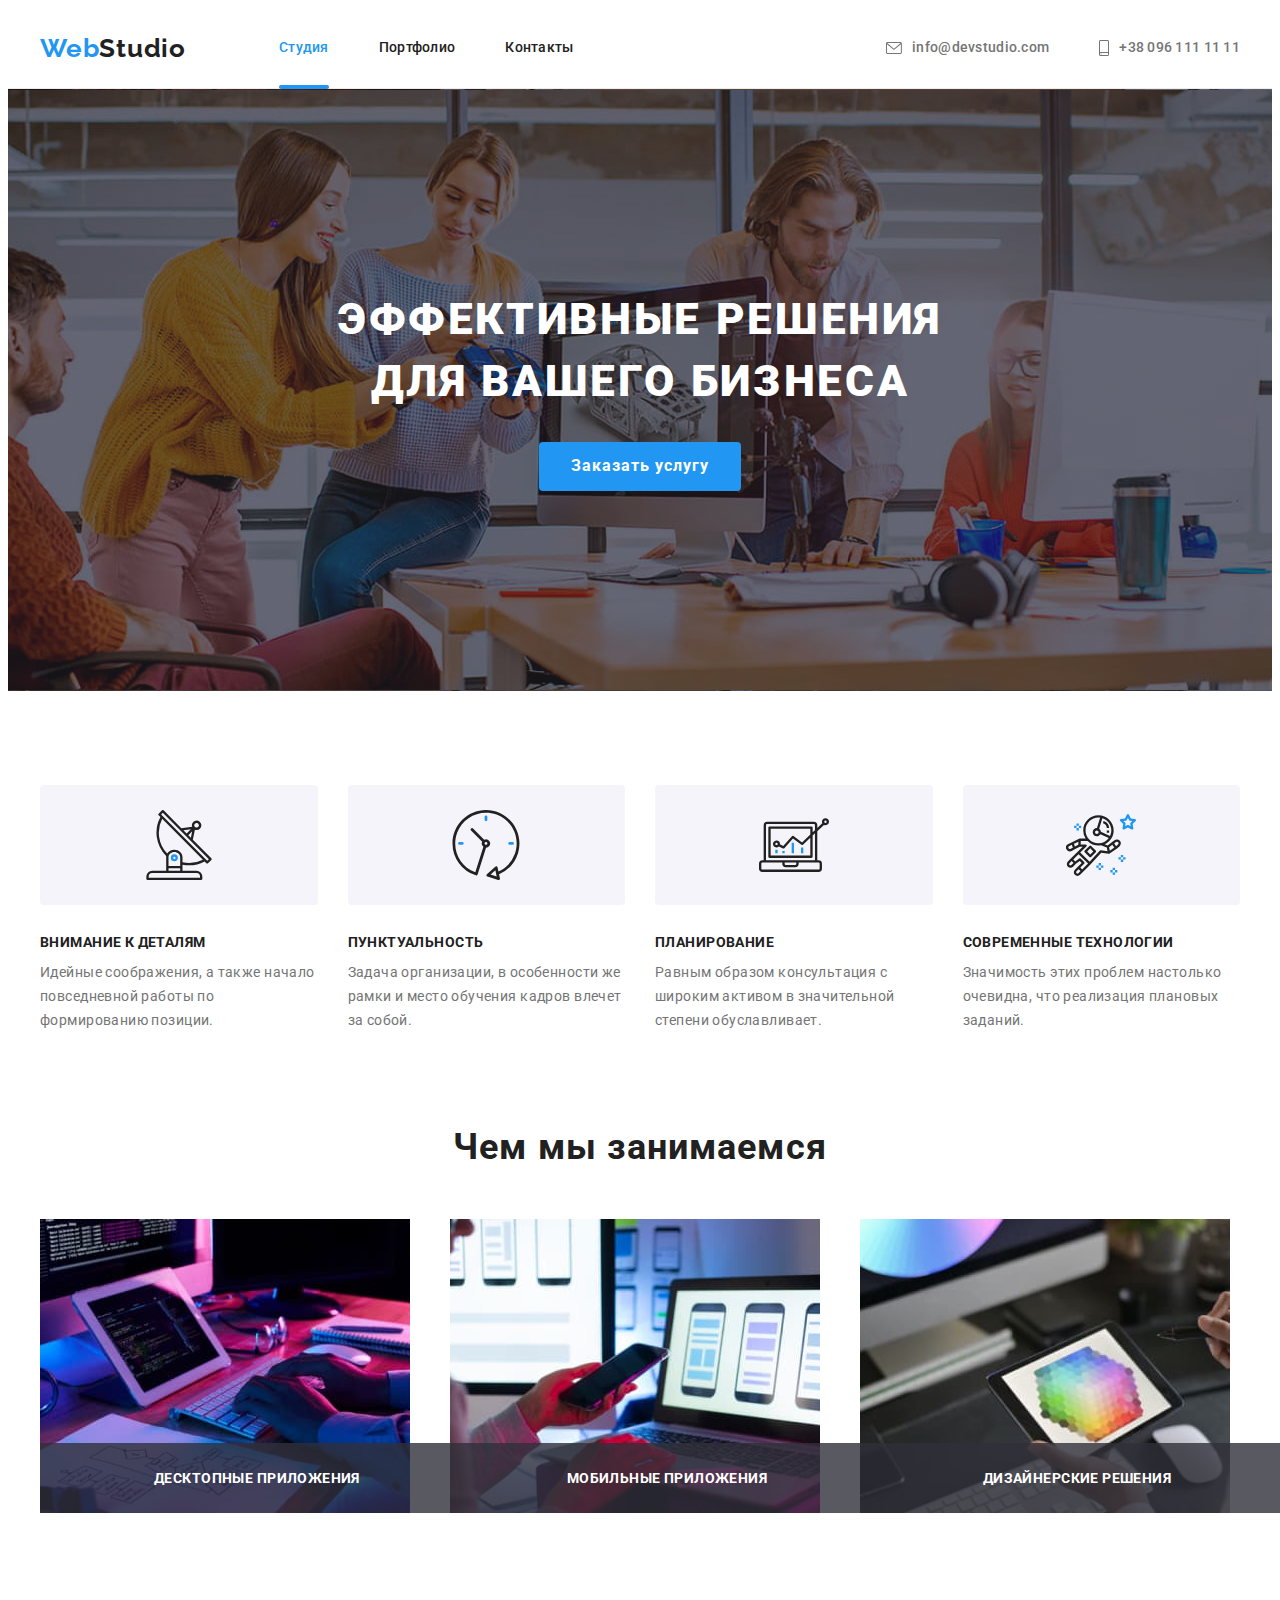
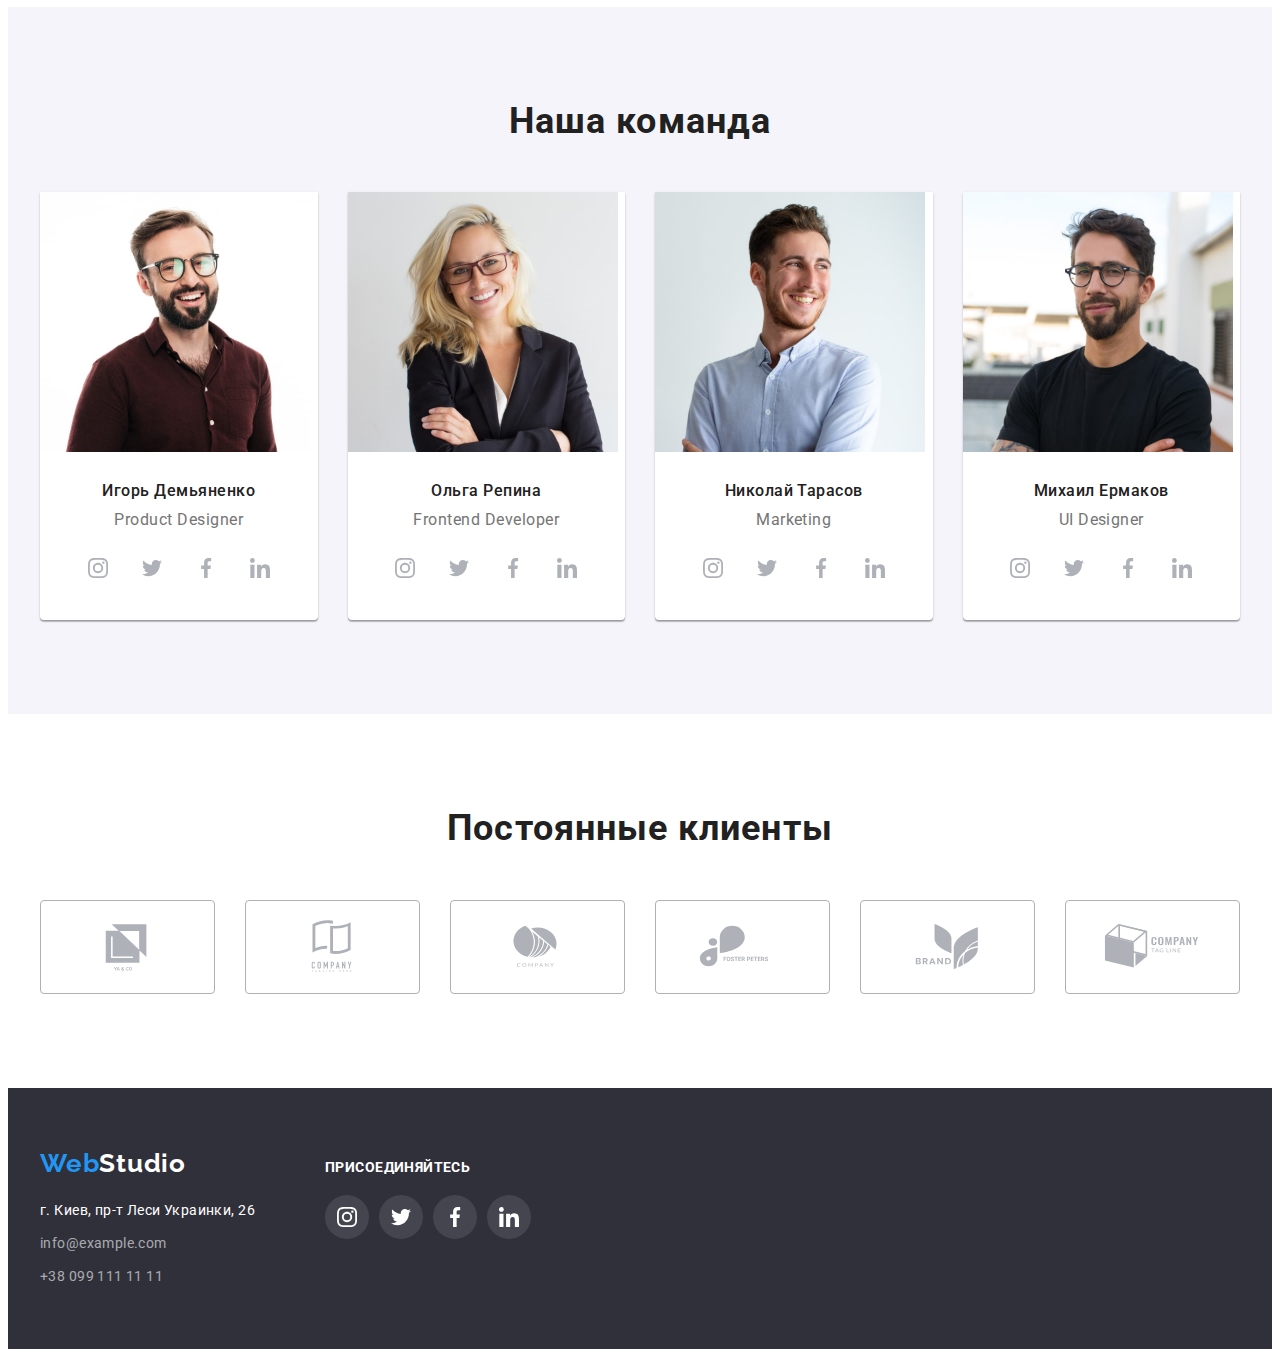
<file: index.html>
<!DOCTYPE html>
<html lang="ru">
  <head>
    <meta charset="UTF-8" />
    <meta http-equiv="X-UA-Compatible" content="IE=edge" />
    <meta name="viewport" content="width=device-width, initial-scale=1.0" />
    <link rel="preconnect" href="https://fonts.gstatic.com" crossorigin />
    <link
      href="https://fonts.googleapis.com/css2?family=Raleway:wght@700&family=Roboto:wght@400;500;700;900&display=swap"
      rel="stylesheet"
    />
    <link
      rel="stylesheet"
      href="https://cdnjs.cloudflare.com/ajax/libs/modern-normalize/1.1.0/modern-normalize.min.css"
      integrity="sha512-wpPYUAdjBVSE4KJnH1VR1HeZfpl1ub8YT/NKx4PuQ5NmX2tKuGu6U/JRp5y+Y8XG2tV+wKQpNHVUX03MfMFn9Q=="
      crossorigin="anonymous"
      referrerpolicy="no-referrer"
    />
    <link rel="stylesheet" href="./css/style.css" />
    <title>Document</title>
  </head>
  <body data-page>
    <!-- Header -->
    <header class="header">
      <div class="container">
        <div class="main-nav">
          <a href="./index.html" class="header-logo logo"
            >Web<span class="logo-black">Studio</span></a
          >
          <nav class="main-nav-list">
            <ul class="main-links list">
              <li class="iteam">
                <a
                  href="./index.html"
                  class="main-header-link link header-link-current"
                  >Студия</a
                >
              </li>
              <li class="iteam">
                <a href="./portfolio.html" class="main-header-link link"
                  >Портфолио</a
                >
              </li>
              <li class="iteam">
                <a href="" class="main-header-link link">Контакты</a>
              </li>
            </ul>
          </nav>
          <ul class="contacts-header list">
            <li class="contacts-item">
              <a class="contact-link link" href="mailto:info@devstudio.com">
                <svg class="contact-icon" width="16" height="12">
                  <use href="./image/icons.svg#envelope"></use>
                </svg>
                info@devstudio.com</a
              >
            </li>
            <li class="contacts-item">
              <a class="contact-link link" href="tel:+380961111111">
                <svg class="contact-icon" width="10" height="16">
                  <use href="./image/icons.svg#smartphone"></use>
                </svg>
                +38 096 111 11 11</a
              >
            </li>
          </ul>
        </div>
      </div>
    </header>

    <!-- Main -->
    <main>
      <!-- Hero -->
      <section class="hero">
        <div class="container">
          <h1 class="hero-title">Эффективные решения для вашего бизнеса</h1>
          <button type="button" class="hero-button" data-modal-open>
            Заказать услугу
          </button>
        </div>
      </section>

      <!-- Приемущества -->
      <section class="advantages section">
        <div class="container">
          <h2 class="visually-hidden">Приемущества</h2>
          <ul class="advantages-list card-set list">
            <li class="advantages-iteam icon-details">
              <div class="advantages-thumb">
                <svg class="advantages-icon">
                  <use href="./image/icons.svg#antenna"></use>
                </svg>
              </div>
              <h3 class="advantages-title">Внимание к деталям</h3>
              <p class="advantages-desc">
                Идейные соображения, а также начало повседневной работы по
                формированию позиции.
              </p>
            </li>

            <li class="advantages-iteam icon-punctuality">
              <div class="advantages-thumb">
                <svg class="advantages-icon">
                  <use href="./image/icons.svg#clock"></use>
                </svg>
              </div>
              <h3 class="advantages-title">Пунктуальность</h3>
              <p class="advantages-desc">
                Задача организации, в особенности же рамки и место обучения
                кадров влечет за собой.
              </p>
            </li>
            <li class="advantages-iteam icon-planning">
              <div class="advantages-thumb">
                <svg class="advantages-icon">
                  <use href="./image/icons.svg#diagram"></use>
                </svg>
              </div>
              <h3 class="advantages-title">Планирование</h3>
              <p class="advantages-desc">
                Равным образом консультация с широким активом в значительной
                степени обуславливает.
              </p>
            </li>
            <li class="advantages-iteam icon-astronaut">
              <div class="advantages-thumb">
                <svg class="advantages-icon">
                  <use href="./image/icons.svg#astronaut"></use>
                </svg>
              </div>
              <h3 class="advantages-title">Современные технологии</h3>
              <p class="advantages-desc">
                Значимость этих проблем настолько очевидна, что реализация
                плановых заданий.
              </p>
            </li>
          </ul>
        </div>
      </section>

      <!-- Чем мы занимаемся -->
      <section class="work">
        <div class="container">
          <h2 class="section-title">Чем мы занимаемся</h2>
          <ul class="work-list card-set list">
            <li class="work-iteam">
              <img
                src="./image/work/work1.jpg"
                alt="Верстка"
                width="370"
                height="294"
              />
              <h3 class="work-title">Десктопные приложения</h3>
            </li>
            <li class="work-iteam">
              <img
                src="./image/work/work2.jpg"
                alt="Дизайн"
                width="370"
                height="294"
              />
              <h3 class="work-title">Мобильные приложения</h3>
            </li>
            <li class="work-iteam">
              <img
                src="./image/work/work3.jpg"
                alt="Тестирование"
                width="370"
                height="294"
              />
              <h3 class="work-title">Дизайнерские решения</h3>
            </li>
          </ul>
        </div>
      </section>

      <!-- Наша команда -->
      <section class="team section">
        <div class="container">
          <h2 class="section-title">Наша команда</h2>
          <ul class="team-list card-set list">
            <li class="team-iteam">
              <img
                src="./image/team/member1.jpg"
                alt="Игорь Демьяненко"
                width="270"
                height="260"
                class="team-img"
              />
              <div class="taem-wrapper">
                <h3 class="team-person">Игорь Демьяненко</h3>
                <p lang="en" class="team-desc">Product Designer</p>
                <ul class="team-soicial-list list">
                  <li class="team-soicial-item">
                    <a
                      href=""
                      class="team-soicial-link"
                      rel="noopener noreferrer"
                    >
                      <svg class="team-soicial-icon">
                        <use href="./image/icons.svg#instagram"></use>
                      </svg>
                    </a>
                  </li>
                  <li class="team-soicial-item">
                    <a
                      href=""
                      class="team-soicial-link"
                      rel="noopener noreferrer"
                    >
                      <svg class="team-soicial-icon">
                        <use href="./image/icons.svg#twitter"></use>
                      </svg>
                    </a>
                  </li>
                  <li class="team-soicial-item">
                    <a
                      href=""
                      class="team-soicial-link"
                      rel="noopener noreferrer"
                    >
                      <svg class="team-soicial-icon">
                        <use href="./image/icons.svg#facebook"></use>
                      </svg>
                    </a>
                  </li>
                  <li class="team-soicial-item">
                    <a
                      href=""
                      class="team-soicial-link"
                      rel="noopener noreferrer"
                    >
                      <svg class="team-soicial-icon">
                        <use href="./image/icons.svg#linkedin"></use>
                      </svg>
                    </a>
                  </li>
                </ul>
              </div>
            </li>
            <li class="team-iteam">
              <img
                src="./image/team/member2.jpg"
                alt="Ольга Репина"
                width="270"
                height="260"
                class="team-img"
              />
              <div class="taem-wrapper">
                <h3 class="team-person">Ольга Репина</h3>
                <p lang="en" class="team-desc">Frontend Developer</p>
                <ul class="team-soicial-list list">
                  <li class="team-soicial-item">
                    <a
                      href=""
                      class="team-soicial-link"
                      rel="noopener noreferrer"
                    >
                      <svg class="team-soicial-icon">
                        <use href="./image/icons.svg#instagram"></use>
                      </svg>
                    </a>
                  </li>
                  <li class="team-soicial-item">
                    <a
                      href=""
                      class="team-soicial-link"
                      rel="noopener noreferrer"
                    >
                      <svg class="team-soicial-icon">
                        <use href="./image/icons.svg#twitter"></use>
                      </svg>
                    </a>
                  </li>
                  <li class="team-soicial-item">
                    <a
                      href=""
                      class="team-soicial-link"
                      rel="noopener noreferrer"
                    >
                      <svg class="team-soicial-icon">
                        <use href="./image/icons.svg#facebook"></use>
                      </svg>
                    </a>
                  </li>
                  <li class="team-soicial-item">
                    <a
                      href=""
                      class="team-soicial-link"
                      rel="noopener noreferrer"
                    >
                      <svg class="team-soicial-icon">
                        <use href="./image/icons.svg#linkedin"></use>
                      </svg>
                    </a>
                  </li>
                </ul>
              </div>
            </li>
            <li class="team-iteam">
              <img
                src="./image/team/member3.jpg"
                alt="Николай Тарасов"
                width="270"
                height="260"
                class="team-img"
              />
              <div class="taem-wrapper">
                <h3 class="team-person">Николай Тарасов</h3>
                <p lang="en" class="team-desc">Marketing</p>
                <ul class="team-soicial-list list">
                  <li class="team-soicial-item">
                    <a
                      href=""
                      class="team-soicial-link"
                      rel="noopener noreferrer"
                    >
                      <svg class="team-soicial-icon">
                        <use href="./image/icons.svg#instagram"></use>
                      </svg>
                    </a>
                  </li>
                  <li class="team-soicial-item">
                    <a
                      href=""
                      class="team-soicial-link"
                      rel="noopener noreferrer"
                    >
                      <svg class="team-soicial-icon">
                        <use href="./image/icons.svg#twitter"></use>
                      </svg>
                    </a>
                  </li>
                  <li class="team-soicial-item">
                    <a
                      href=""
                      class="team-soicial-link"
                      rel="noopener noreferrer"
                    >
                      <svg class="team-soicial-icon">
                        <use href="./image/icons.svg#facebook"></use>
                      </svg>
                    </a>
                  </li>
                  <li class="team-soicial-item">
                    <a
                      href=""
                      class="team-soicial-link"
                      rel="noopener noreferrer"
                    >
                      <svg class="team-soicial-icon">
                        <use href="./image/icons.svg#linkedin"></use>
                      </svg>
                    </a>
                  </li>
                </ul>
              </div>
            </li>
            <li class="team-iteam">
              <img
                src="./image/team/member4.jpg"
                alt="Михаил Ермаков"
                width="270"
                height="260"
                class="team-img"
              />
              <div class="taem-wrapper">
                <h3 class="team-person">Михаил Ермаков</h3>
                <p lang="en" class="team-desc">UI Designer</p>
                <ul class="team-soicial-list list">
                  <li class="team-soicial-item">
                    <a
                      href=""
                      class="team-soicial-link"
                      rel="noopener noreferrer"
                    >
                      <svg class="team-soicial-icon">
                        <use href="./image/icons.svg#instagram"></use>
                      </svg>
                    </a>
                  </li>
                  <li class="team-soicial-item">
                    <a
                      href=""
                      class="team-soicial-link"
                      rel="noopener noreferrer"
                    >
                      <svg class="team-soicial-icon">
                        <use href="./image/icons.svg#twitter"></use>
                      </svg>
                    </a>
                  </li>
                  <li class="team-soicial-item">
                    <a
                      href=""
                      class="team-soicial-link"
                      rel="noopener noreferrer"
                    >
                      <svg class="team-soicial-icon">
                        <use href="./image/icons.svg#facebook"></use>
                      </svg>
                    </a>
                  </li>
                  <li class="team-soicial-item">
                    <a
                      href=""
                      class="team-soicial-link"
                      rel="noopener noreferrer"
                    >
                      <svg class="team-soicial-icon">
                        <use href="./image/icons.svg#linkedin"></use>
                      </svg>
                    </a>
                  </li>
                </ul>
              </div>
            </li>
          </ul>
        </div>
      </section>

      <!--Наши партнеры Start-->
      <section class="partners section">
        <div class="container">
          <h2 class="section-title">Постоянные клиенты</h2>
          <ul class="partners-list card-set list">
            <li class="partners-item">
              <a href="" class="partners-link" rel="noopener noreferrer">
                <svg class="partners-icon">
                  <use href="./image/icons.svg#logo"></use>
                </svg>
              </a>
            </li>
            <li class="partners-item">
              <a href="" class="partners-link" rel="noopener noreferrer">
                <svg class="partners-icon" width="41" height="47">
                  <use href="./image/icons.svg#logo-1"></use>
                </svg>
              </a>
            </li>
            <li class="partners-item">
              <a href="" class="partners-link" rel="noopener noreferrer">
                <svg class="partners-icon" width="41" height="47">
                  <use href="./image/icons.svg#logo-2"></use>
                </svg>
              </a>
            </li>
            <li class="partners-item">
              <a href="" class="partners-link" rel="noopener noreferrer">
                <svg class="partners-icon" width="41" height="47">
                  <use href="./image/icons.svg#logo-3"></use>
                </svg>
              </a>
            </li>
            <li class="partners-item">
              <a href="" class="partners-link" rel="noopener noreferrer">
                <svg class="partners-icon" width="41" height="47">
                  <use href="./image/icons.svg#logo-4"></use>
                </svg>
              </a>
            </li>
            <li class="partners-item">
              <a href="" class="partners-link" rel="noopener noreferrer">
                <svg class="partners-icon" width="41" height="47">
                  <use href="./image/icons.svg#logo-5"></use>
                </svg>
              </a>
            </li>
          </ul>
        </div>
      </section>
      <!--Наши партнеры END-->
    </main>

    <!-- Backdrop modal -->
    <div class="backdrop is-hidden" data-modal>
      <div class="modal">
        <button class="btr-xmart" data-modal-close>
          <svg class="icon-xmark" width="10" height="10">
            <use href="./image/icons.svg#icon-xmark"></use>
          </svg>
        </button>
      </div>
    </div>

    <!-- Footer -->
    <footer class="footer">
      <div class="footer-flex-conteiner container">
        <div class="address">
          <a href="" class="footer-logo logo"
            >Web<span class="logo-white">Studio</span></a
          >
          <address class="footer-address">
            <ul class="footer-address-list list">
              <li class="footer-address-item">
                <a
                  href="https://goo.gl/maps/QsVtSvGYJMmkZGTLA"
                  class="address-place link"
                  rel="noopener noreferrer"
                  >г. Киев, пр-т Леси Украинки, 26</a
                >
              </li>
              <li class="footer-address-item">
                <a class="link" href="mailto:info@example.com"
                  >info@example.com</a
                >
              </li>
              <li class="footer-address-item">
                <a class="link" href="tel:+380991111111">+38 099 111 11 11</a>
              </li>
            </ul>
          </address>
        </div>
        <div class="footer-subscribe">
          <b class="footer-join">присоединяйтесь</b>
          <ul class="team-soicial-list list">
            <li class="team-soicial-item">
              <a href="" class="team-soicial-link" rel="noopener noreferrer">
                <svg class="team-soicial-icon">
                  <use href="./image/icons.svg#instagram"></use>
                </svg>
              </a>
            </li>
            <li class="team-soicial-item">
              <a href="" class="team-soicial-link" rel="noopener noreferrer">
                <svg class="team-soicial-icon">
                  <use href="./image/icons.svg#twitter"></use>
                </svg>
              </a>
            </li>
            <li class="team-soicial-item">
              <a href="" class="team-soicial-link" rel="noopener noreferrer">
                <svg class="team-soicial-icon">
                  <use href="./image/icons.svg#facebook"></use>
                </svg>
              </a>
            </li>
            <li class="team-soicial-item">
              <a href="" class="team-soicial-link" rel="noopener noreferrer">
                <svg class="team-soicial-icon">
                  <use href="./image/icons.svg#linkedin"></use>
                </svg>
              </a>
            </li>
          </ul>
        </div>
      </div>
    </footer>

    <!-- Scriopt -->
    <script src="./js/modal.js"></script>
  </body>
</html>
</file>
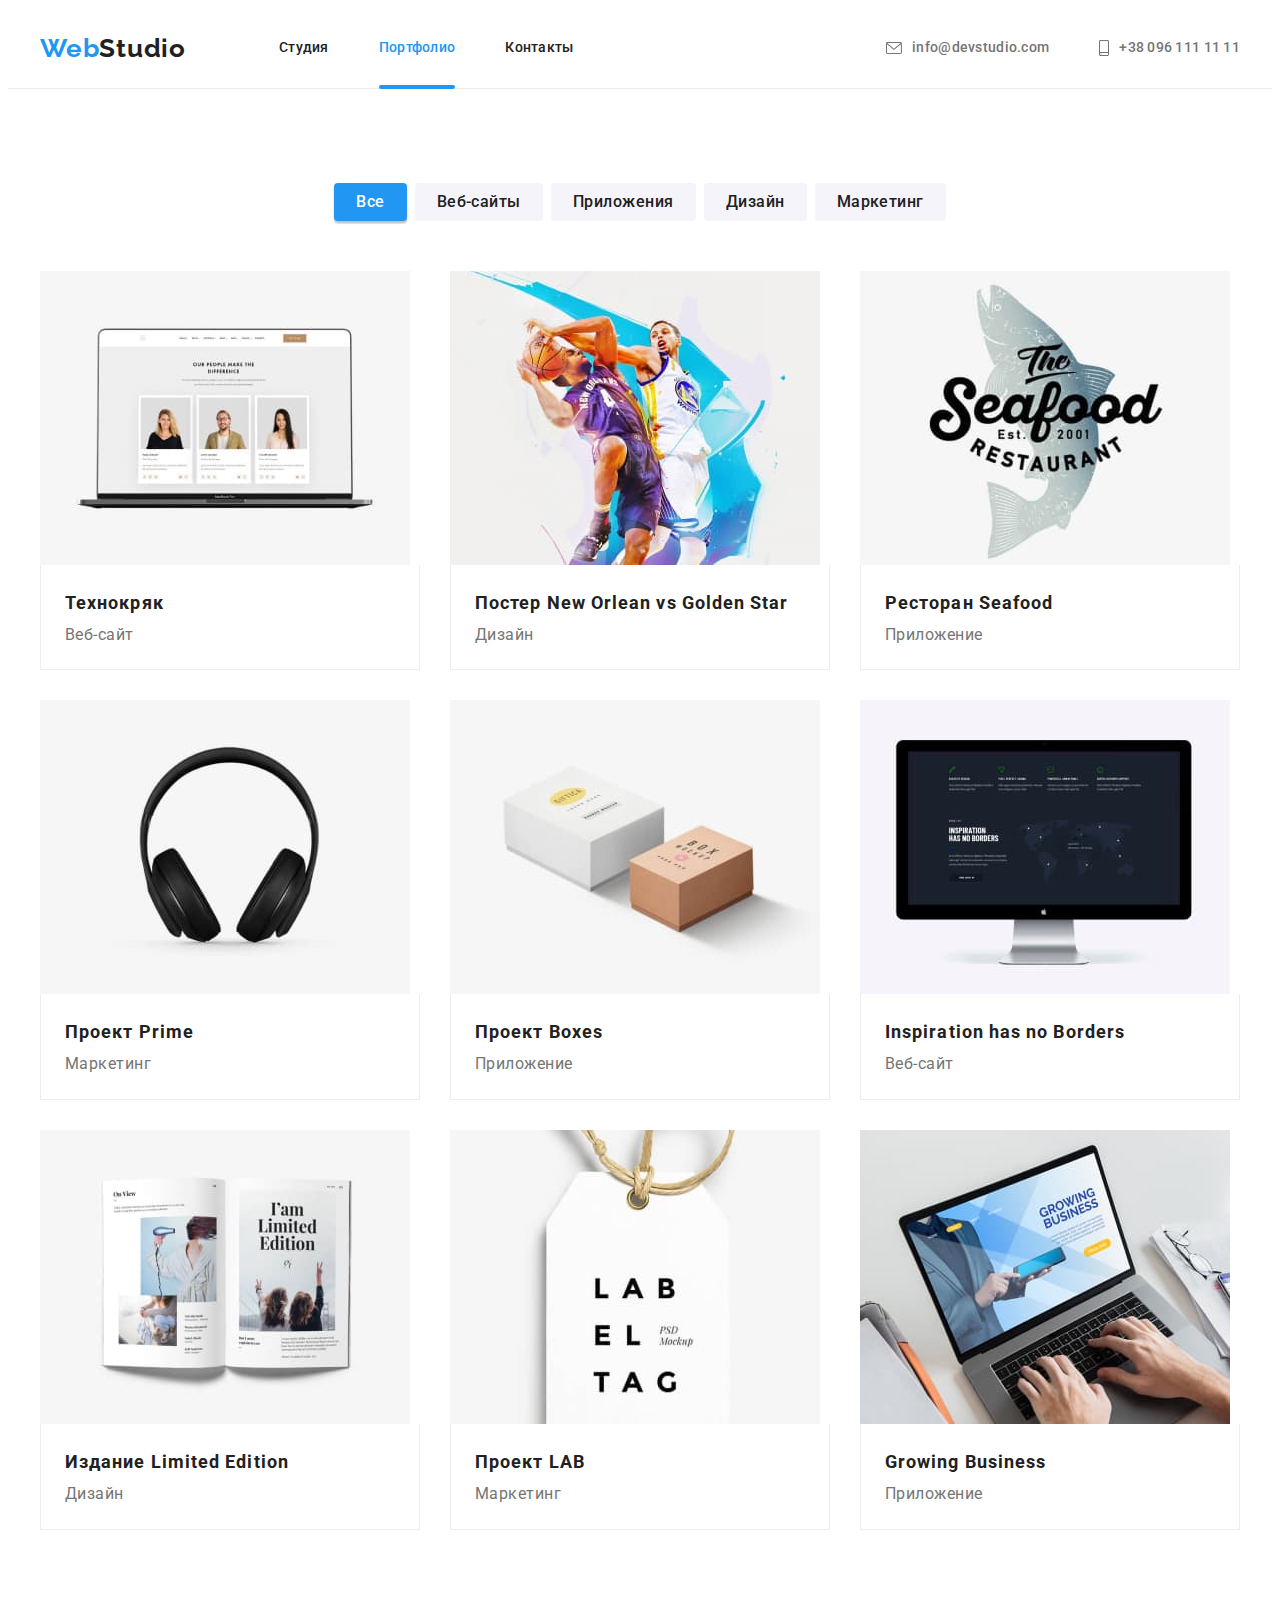
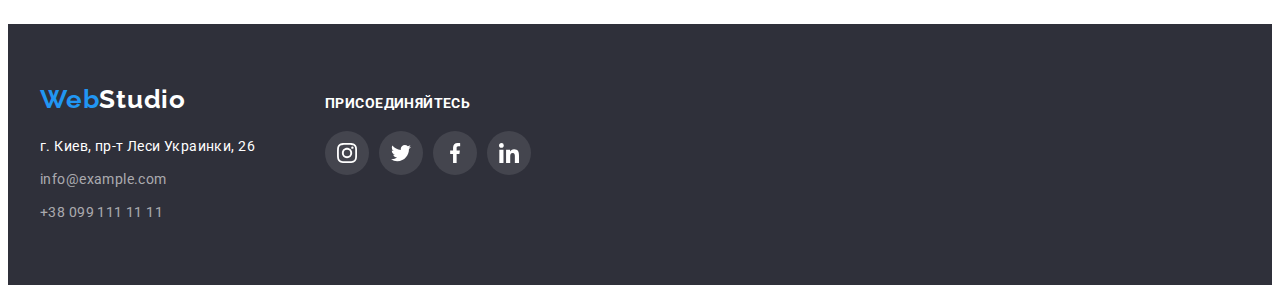
<file: portfolio.html>
<!DOCTYPE html>
<html lang="en">
  <head>
    <meta charset="UTF-8" />
    <meta http-equiv="X-UA-Compatible" content="IE=edge" />
    <meta name="viewport" content="width=device-width, initial-scale=1.0" />
    <link rel="preconnect" href="https://fonts.gstatic.com" crossorigin />
    <link
      href="https://fonts.googleapis.com/css2?family=Raleway:wght@700&family=Roboto:wght@400;500;700;900&display=swap"
      rel="stylesheet"
    />
    <link
      rel="stylesheet"
      href="https://cdnjs.cloudflare.com/ajax/libs/modern-normalize/1.1.0/modern-normalize.min.css"
      integrity="sha512-wpPYUAdjBVSE4KJnH1VR1HeZfpl1ub8YT/NKx4PuQ5NmX2tKuGu6U/JRp5y+Y8XG2tV+wKQpNHVUX03MfMFn9Q=="
      crossorigin="anonymous"
      referrerpolicy="no-referrer"
    />
    <link rel="stylesheet" href="./css/style.css" />
    <title>Document</title>
  </head>
  <body>
    <!-- Header -->
    <header class="header">
      <div class="container">
        <div class="main-nav">
          <a href="./index.html" class="header-logo logo"
            >Web<span class="logo-black">Studio</span></a
          >
          <nav class="main-nav-list">
            <ul class="main-links list">
              <li class="iteam">
                <a href="./index.html" class="main-header-link link">Студия</a>
              </li>
              <li class="iteam">
                <a
                  href="./portfolio.html"
                  class="main-header-link link header-link-current"
                  >Портфолио</a
                >
              </li>
              <li class="iteam">
                <a href="" class="main-header-link link">Контакты</a>
              </li>
            </ul>
          </nav>
          <ul class="contacts-header list">
            <li class="contacts-item">
              <a class="contact-link link" href="mailto:info@devstudio.com">
                <svg class="contact-icon" width="16" height="12">
                  <use href="./image/icons.svg#envelope"></use>
                </svg>
                info@devstudio.com</a
              >
            </li>
            <li class="contacts-item">
              <a class="contact-link link" href="tel:+380961111111">
                <svg class="contact-icon" width="10" height="16">
                  <use href="./image/icons.svg#smartphone"></use>
                </svg>
                +38 096 111 11 11</a
              >
            </li>
          </ul>
        </div>
      </div>
    </header>

    <!--Портфоліо-->
    <main>
      <section class="portfolio section">
        <div class="container">
          <h1 hidden>Портфолио</h1>
          <ul class="portfolio-filter-list list">
            <li class="portfolio-filter-iteam">
              <button type="button" class="portfolio-button current">
                Все
              </button>
            </li>
            <li class="portfolio-filter-iteam">
              <button type="button" class="portfolio-button">Веб-сайты</button>
            </li>
            <li class="portfolio-filter-iteam">
              <button type="button" class="portfolio-button">Приложения</button>
            </li>
            <li class="portfolio-filter-iteam">
              <button type="button" class="portfolio-button">Дизайн</button>
            </li>
            <li class="portfolio-filter-iteam">
              <button type="button" class="portfolio-button">Маркетинг</button>
            </li>
          </ul>

          <!--Кейси-->
          <ul class="portfolio-list card-set list">
            <li class="portfolio-iteam">
              <a
                class="portfolio-link link"
                href=""
                target="_blank"
                rel="noopener noreferrer"
              >
                <div class="thumb-box">
                  <img
                    src="./image/portfolio/portfolio1.jpg"
                    alt="Технокряк"
                    width="370"
                    height="294"
                  />
                  <div class="portfolio-thumb-text">
                    <p class="portfolio-text">
                      Ресурс предлагает комплексные предложения с разным уровнем
                      функционала и сервисов. Все это позволит посетителю
                      получить исчерпывающие сведения о компании или частном
                      лице.
                    </p>
                  </div>
                </div>
                <div class="portfolio-wrapper">
                  <h2 class="portfolio-title">Технокряк</h2>
                  <p class="portfolio-desc">Веб-сайт</p>
                </div>
              </a>
            </li>
            <li class="portfolio-iteam">
              <a
                class="portfolio-link link"
                href=""
                target="_blank"
                rel="noopener noreferrer"
              >
                <div class="thumb-box">
                  <img
                    src="./image/portfolio/portfolio2.jpg"
                    alt="Технокряк"
                    width="370"
                    height="294"
                  />
                  <div class="portfolio-thumb-text">
                    <p class="portfolio-text">
                      Ресурс предлагает комплексные предложения с разным уровнем
                      функционала и сервисов. Все это позволит посетителю
                      получить исчерпывающие сведения о компании или частном
                      лице.
                    </p>
                  </div>
                </div>
                <div class="portfolio-wrapper">
                  <h2 class="portfolio-title">
                    Постер New Orlean vs Golden Star
                  </h2>
                  <p class="portfolio-desc">Дизайн</p>
                </div>
              </a>
            </li>
            <li class="portfolio-iteam">
              <a
                class="portfolio-link link"
                href=""
                target="_blank"
                rel="noopener noreferrer"
              >
                <div class="thumb-box">
                  <img
                    src="./image/portfolio/portfolio3.jpg"
                    alt="Технокряк"
                    width="370"
                    height="294"
                  />
                  <div class="portfolio-thumb-text">
                    <p class="portfolio-text">
                      Ресурс предлагает комплексные предложения с разным уровнем
                      функционала и сервисов. Все это позволит посетителю
                      получить исчерпывающие сведения о компании или частном
                      лице.
                    </p>
                  </div>
                </div>
                <div class="portfolio-wrapper">
                  <h2 class="portfolio-title">Ресторан Seafood</h2>
                  <p class="portfolio-desc">Приложение</p>
                </div>
              </a>
            </li>
            <li class="portfolio-iteam">
              <a
                class="portfolio-link link"
                href=""
                target="_blank"
                rel="noopener noreferrer"
              >
                <div class="thumb-box">
                  <img
                    src="./image/portfolio/portfolio4.jpg"
                    alt="Технокряк"
                    width="370"
                    height="294"
                  />
                  <div class="portfolio-thumb-text">
                    <p class="portfolio-text">
                      Ресурс предлагает комплексные предложения с разным уровнем
                      функционала и сервисов. Все это позволит посетителю
                      получить исчерпывающие сведения о компании или частном
                      лице.
                    </p>
                  </div>
                </div>
                <div class="portfolio-wrapper">
                  <h2 class="portfolio-title">Проект Prime</h2>
                  <p class="portfolio-desc">Маркетинг</p>
                </div>
              </a>
            </li>
            <li class="portfolio-iteam">
              <a
                class="portfolio-link link"
                href=""
                target="_blank"
                rel="noopener noreferrer"
              >
                <div class="thumb-box">
                  <img
                    src="./image/portfolio/portfolio5.jpg"
                    alt="Технокряк"
                    width="370"
                    height="294"
                  />
                  <div class="portfolio-thumb-text">
                    <p class="portfolio-text">
                      Ресурс предлагает комплексные предложения с разным уровнем
                      функционала и сервисов. Все это позволит посетителю
                      получить исчерпывающие сведения о компании или частном
                      лице.
                    </p>
                  </div>
                </div>
                <div class="portfolio-wrapper">
                  <h2 class="portfolio-title">Проект Boxes</h2>
                  <p class="portfolio-desc">Приложение</p>
                </div>
              </a>
            </li>
            <li class="portfolio-iteam">
              <a
                class="portfolio-link link"
                href=""
                target="_blank"
                rel="noopener noreferrer"
              >
                <div class="thumb-box">
                  <img
                    src="./image/portfolio/portfolio6.jpg"
                    alt="Технокряк"
                    width="370"
                    height="294"
                  />
                  <div class="portfolio-thumb-text">
                    <p class="portfolio-text">
                      Ресурс предлагает комплексные предложения с разным уровнем
                      функционала и сервисов. Все это позволит посетителю
                      получить исчерпывающие сведения о компании или частном
                      лице.
                    </p>
                  </div>
                </div>
                <div class="portfolio-wrapper">
                  <h2 class="portfolio-title">Inspiration has no Borders</h2>
                  <p class="portfolio-desc">Веб-сайт</p>
                </div>
              </a>
            </li>
            <li class="portfolio-iteam">
              <a
                class="portfolio-link link"
                href=""
                target="_blank"
                rel="noopener noreferrer"
              >
                <div class="thumb-box">
                  <img
                    src="./image/portfolio/portfolio7.jpg"
                    alt="Технокряк"
                    width="370"
                    height="294"
                  />
                  <div class="portfolio-thumb-text">
                    <p class="portfolio-text">
                      Ресурс предлагает комплексные предложения с разным уровнем
                      функционала и сервисов. Все это позволит посетителю
                      получить исчерпывающие сведения о компании или частном
                      лице.
                    </p>
                  </div>
                </div>
                <div class="portfolio-wrapper">
                  <h2 class="portfolio-title">Издание Limited Edition</h2>
                  <p class="portfolio-desc">Дизайн</p>
                </div>
              </a>
            </li>
            <li class="portfolio-iteam">
              <a
                class="portfolio-link link"
                href=""
                target="_blank"
                rel="noopener noreferrer"
              >
                <div class="thumb-box">
                  <img
                    src="./image/portfolio/portfolio8.jpg"
                    alt="Технокряк"
                    width="370"
                    height="294"
                  />
                  <div class="portfolio-thumb-text">
                    <p class="portfolio-text">
                      Ресурс предлагает комплексные предложения с разным уровнем
                      функционала и сервисов. Все это позволит посетителю
                      получить исчерпывающие сведения о компании или частном
                      лице.
                    </p>
                  </div>
                </div>
                <div class="portfolio-wrapper">
                  <h2 class="portfolio-title">Проект LAB</h2>
                  <p class="portfolio-desc">Маркетинг</p>
                </div>
              </a>
            </li>
            <li class="portfolio-iteam">
              <a
                class="portfolio-link link"
                href=""
                target="_blank"
                rel="noopener noreferrer"
              >
                <div class="thumb-box">
                  <img
                    src="./image/portfolio/portfolio9.jpg"
                    alt="Технокряк"
                    width="370"
                    height="294"
                  />
                  <div class="portfolio-thumb-text">
                    <p class="portfolio-text">
                      Ресурс предлагает комплексные предложения с разным уровнем
                      функционала и сервисов. Все это позволит посетителю
                      получить исчерпывающие сведения о компании или частном
                      лице.
                    </p>
                  </div>
                </div>
                <div class="portfolio-wrapper">
                  <h2 class="portfolio-title">Growing Business</h2>
                  <p class="portfolio-desc">Приложение</p>
                </div>
              </a>
            </li>
          </ul>
        </div>
      </section>
    </main>

    <!-- Footer -->
    <footer class="footer">
      <div class="footer-flex-conteiner container">
        <div class="address">
          <a href="" class="footer-logo logo"
            >Web<span class="logo-white">Studio</span></a
          >
          <address class="footer-address">
            <ul class="footer-address-list list">
              <li class="footer-address-item">
                <a
                  href="https://goo.gl/maps/QsVtSvGYJMmkZGTLA"
                  class="address-place link"
                  rel="noopener noreferrer"
                  >г. Киев, пр-т Леси Украинки, 26</a
                >
              </li>
              <li class="footer-address-item">
                <a class="link" href="mailto:info@example.com"
                  >info@example.com</a
                >
              </li>
              <li class="footer-address-item">
                <a class="link" href="tel:+380991111111">+38 099 111 11 11</a>
              </li>
            </ul>
          </address>
        </div>
        <div class="footer-subscribe">
          <b class="footer-join">присоединяйтесь</b>
          <ul class="team-soicial-list list">
            <li class="team-soicial-item">
              <a href="" class="team-soicial-link" rel="noopener noreferrer">
                <svg class="team-soicial-icon">
                  <use href="./image/icons.svg#instagram"></use>
                </svg>
              </a>
            </li>
            <li class="team-soicial-item">
              <a href="" class="team-soicial-link" rel="noopener noreferrer">
                <svg class="team-soicial-icon">
                  <use href="./image/icons.svg#twitter"></use>
                </svg>
              </a>
            </li>
            <li class="team-soicial-item">
              <a href="" class="team-soicial-link" rel="noopener noreferrer">
                <svg class="team-soicial-icon">
                  <use href="./image/icons.svg#facebook"></use>
                </svg>
              </a>
            </li>
            <li class="team-soicial-item">
              <a href="" class="team-soicial-link" rel="noopener noreferrer">
                <svg class="team-soicial-icon">
                  <use href="./image/icons.svg#linkedin"></use>
                </svg>
              </a>
            </li>
          </ul>
        </div>
      </div>
    </footer>
  </body>
</html>
</file>
<file: css/style.css>
:root {
  --main-text-color: #212121; /* Основний колір тексту */
  --second-text-color: #757575; /* Додатковий колір тексту */
  --hover-text-color: #2196f3; /* Колір тексту при наведені + лого */
  --white-text-color: #fff; /* Колір зеголовку h1 + текст в футері */
  --bg-main-color: #fff; /* Основний фон сайта */
  --second-bg-color: #f5f4fa; /* Додатковий колір фона */
  --hero-bg-color: #2f303a; /* Фон для Hero і Footer */
  --color-soacial: #afb1b8; /*Колір іконок до соц. мереж*/
  --color-icons: #afb1b8; /*Колір іконок*/
  --work-bg-color: rgba(
    47,
    48,
    58,
    0.8
  ); /* Колір фону в сексій "Чим ми займаємось" */
  --transition: 250ms cubic-bezier(0.4, 0, 0.2, 1);
  --button-hover: #188ce8;
}

body {
  font-family: "Roboto", sans-serif;
  font-size: 14px;
  line-height: 1.71;
  letter-spacing: 0.03em;
  color: var(--second-text-color);
}
.no-scroll {
  overflow: hidden;
}
.container {
  width: 1200px;
  margin: 0 auto;
  padding: 0 15px;
}
ul,
p {
  padding: 0;
  margin: 0;
}
h1,
h2,
h3,
h4 {
  margin: 0;
}
img {
  max-width: 100%;
  display: block;
  height: auto;
}
.visually-hidden {
  position: absolute;
  white-space: nowrap;
  width: 1px;
  height: 1px;
  overflow: hidden;
  border: 0;
  padding: 0;
  clip: rect(0 0 0 0);
  clip-path: inset(50%);
  margin: -1px;
}
.section {
  padding-top: 94px;
  padding-bottom: 94px;
}
.card-set {
  display: flex;
  gap: 30px;
  flex-wrap: wrap;
}
/* Header */
.header {
  font-weight: 500;
  line-height: 1.14;
  letter-spacing: 0.02em;
  border-bottom: 1px solid #ececec;
}

.logo {
  font-family: "Raleway", sans-serif;
  font-weight: 700;
  font-size: 26px;
  line-height: 1.19;
  letter-spacing: 0.03em;
  text-decoration: none;
  color: var(--hover-text-color);
}
.header-logo {
  margin-right: 93px;
}
.logo-black {
  color: var(--main-text-color);
}
.main-nav {
  display: flex;
  align-items: center;
}
.main-links {
  display: flex;
  margin-top: 0;
  margin-bottom: 0;
  color: var(--main-text-color);
}

.main-links .iteam:not(:last-child) {
  margin-right: 50px;
}
.main-links .iteam .main-header-link {
  display: block;
  padding-top: 32px;
  padding-bottom: 32px;
  transition: color var(--transition);
}

.main-header-link.header-link-current {
  position: relative;
  color: var(--hover-text-color);
}
.header-link-current::after {
  content: "";
  display: block;
  position: absolute;
  bottom: -1px;
  left: 0;
  background-color: var(--hover-text-color);
  border-radius: 2px;
  width: 100%;
  height: 4px;
}
.main-links .main-header-link:hover,
.main-links .main-header-link:focus {
  color: var(--hover-text-color);
}
.contacts-header {
  display: flex;
  align-items: center;
  margin-left: auto;
}
.contacts-item {
  margin-right: 50px;
}
.contacts-item:last-child {
  margin-right: 0;
}
.contact-link {
  padding: 32px 0;
  display: inline-flex;
  align-items: center;
  transition: color var(--transition);
}
.contact-link:hover,
.contact-link:focus {
  color: var(--hover-text-color);
}
.contact-icon {
  fill: currentColor;
  margin-right: 10px;
}
.list {
  list-style: none;
}
.link {
  text-decoration: none;
  color: currentColor; /* Наслідує колір */
}

/* Hero */
.hero {
  background-color: rgba(47, 48, 58, 0.4);
  background-image: linear-gradient(
      to right,
      rgba(47, 48, 58, 0.4),
      rgba(47, 48, 58, 0.4)
    ),
    url("../image/hero/hero.jpg");
  margin: 0 auto;
  background-position: center;
  max-width: 1600px;
  text-align: center;
  padding: 200px 0;
}
.hero-title {
  max-width: 696px;
  margin-right: auto;
  margin-left: auto;
  margin-bottom: 30px;
  font-weight: 900;
  font-size: 44px;
  line-height: 1.4;
  letter-spacing: 0.06em;
  text-transform: uppercase;
  color: var(--white-text-color);
}
.hero-button {
  display: inline-block;
  font-family: "Roboto", sans-serif;
  font-weight: 700;
  font-size: 16px;
  padding: 10px 32px;
  line-height: 1.8;
  letter-spacing: 0.06em;
  border-radius: 4px;
  color: var(--white-text-color);
  background-color: var(--hover-text-color);
  border: none;
  cursor: pointer;
  transition: background-color var(--transition);
}
.hero-button:hover {
  background-color: var(--button-hover);
}

/* Приемущества */
.advantages-iteam {
  flex-basis: calc((100% - 90px) / 4);
}
.advantages-icon {
  width: 70px;
  height: 70px;
}
.advantages-thumb {
  display: flex;
  align-items: center;
  justify-content: center;
  padding: 25px;
  background-color: var(--second-bg-color);
  border-radius: 4px;
  margin-bottom: 30px;
}
.advantages-title {
  margin-top: 0;
  margin-bottom: 10px;
  font-weight: 700;
  font-size: 14px;
  line-height: 1.14;
  text-transform: uppercase;
  color: var(--main-text-color);
}
.advantages-desc {
  margin-top: 0;
  margin-bottom: 0;
}

/* Чем мы занимаемся */
.work {
  padding-bottom: 94px;
}
.section-title {
  margin-top: 0;
  margin-bottom: 50px;
  font-weight: 700;
  font-size: 36px;
  line-height: 1.16;
  text-align: center;
  letter-spacing: 0.03em;
  color: var(--main-text-color);
}
.work-iteam {
  position: relative;
  flex-basis: calc((100% - 60px) / 3);
}
.work-title {
  position: absolute;
  bottom: 0;
  left: 0;
  width: 100%;
  text-align: center;
  padding: 27px;
  font-size: 14px;
  line-height: calc(16 / 14);
  letter-spacing: 0.03em;
  text-transform: uppercase;
  color: var(--white-text-color);
  background-color: var(--work-bg-color);
}
/* Наша команда */
.team {
  background-color: var(--second-bg-color);
}
.team-person {
  margin-top: 0;
  margin-bottom: 10px;

  font-weight: 500;
  font-size: 16px;
  line-height: 1.18;
  letter-spacing: 0.03em;
  color: var(--main-text-color);
}
.team-desc {
  margin-top: 0;
  margin-bottom: 16px;
  font-size: 16px;
  line-height: 1.18;
  letter-spacing: 0.03em;
  color: var(--second-text-color);
}
.team-iteam {
  text-align: center;
  background-color: var(--bg-main-color);
  box-shadow: 0px 1px 3px rgba(0, 0, 0, 0.12), 0px 1px 1px rgba(0, 0, 0, 0.14),
    0px 2px 1px rgba(0, 0, 0, 0.2);
  border-radius: 0px 0px 4px 4px;
  flex-basis: calc((100% - 90px) / 4);
}
.taem-wrapper {
  padding: 30px;
}
.team-soicial-list {
  display: flex;
  gap: 10px;
  justify-content: center;
}
.team-soicial-link {
  display: inline-flex;
  align-items: center;
  width: 44px;
  height: 44px;
  border-radius: 50%;
  justify-content: center;
  fill: var(--color-icons);
  background-color: rgba(255, 255, 255, 0.1);
  transition: fill var(--transition), background-color var(--transition);
}
.team-soicial-icon {
  width: 20px;
  height: 20px;
}
.team-soicial-link:hover,
.team-soicial-link:focus {
  fill: var(--white-text-color);
  background-color: var(--hover-text-color);
}

/* Partners */
.partners-item {
  flex-basis: calc((100% - 150px) / 6);
}
.partners-link {
  display: flex;
  align-items: center;
  justify-content: center;
  border: 1px solid var(--color-soacial);
  fill: var(--color-icons);
  border-radius: 4px;
  padding: 16px;
  transition: fill var(--transition), border var(--transition),
    filter var(--transition);
}
.partners-icon {
  width: 106px;
  height: 60px;
}
.partners-link:hover,
.partners-link:focus {
  fill: var(--hover-text-color);
  border: 1px solid var(--hover-text-color);
  filter: drop-shadow(0px 4px 4px rgba(0, 0, 0, 0.25));
}

/* Footer */
.footer {
  background-color: var(--hero-bg-color);
  padding: 60px 0;
}
.footer-logo {
  display: inline-block;
  margin-bottom: 20px;
}
.logo-white {
  color: var(--white-text-color);
}
.address-place {
  color: var(--white-text-color);
  transition: color var(--transition);
}
.address-place:hover {
  color: var(--hover-text-color);
}
.footer-address {
  font-style: inherit;
  color: rgba(255, 255, 255, 0.6);
}
.footer-address-item {
  transition: color var(--transition);
}

.footer-address-item:hover,
.footer-address-item:focus {
  color: var(--hover-text-color);
}
.footer-address-list {
  margin-top: 0;
  margin-bottom: 0;
}

.footer-address-item:not(:last-child) {
  margin-bottom: 9px;
}

.footer-flex-conteiner {
  gap: 70px;
  display: flex;
  align-items: baseline;
}

.footer-join {
  display: flex;
  margin-bottom: 20px;
  text-transform: uppercase;
  color: var(--white-text-color);
  line-height: calc(16 / 14);
}
.footer .team-soicial-link {
  fill: var(--white-text-color);
}

/* Портфоліо */
.portfolio-filter-list {
  margin-bottom: 50px;
  gap: 8px;
  display: flex;
  justify-content: center;
}

.portfolio-button {
  padding: 6px 22px;
  font-weight: 500;
  font-size: 16px;
  line-height: 1.6;
  letter-spacing: 0.03em;
  color: var(--main-text-color);
  background-color: var(--second-bg-color);
  font-family: "Roboto", sans-serif;
  cursor: pointer;
  border: none;
  border-radius: 4px;
  transition: background-color var(--transition), color var(--transition),
    box-shadow var(--transition);
}
.portfolio-button:hover,
.portfolio-button:focus,
.portfolio-button.current {
  background-color: var(--hover-text-color);
  color: var(--white-text-color);
  box-shadow: 0px 3px 1px rgba(0, 0, 0, 0.1), 0px 1px 2px rgba(0, 0, 0, 0.08),
    0px 2px 2px rgba(0, 0, 0, 0.12);
}

/* Кейси */
.portfolio-iteam {
  flex-basis: calc((100% - 60px) / 3);
}
.portfolio-link {
  display: block;
}
.portfolio-link:hover,
.portfolio-link:focus {
  box-shadow: 0px 1px 1px rgba(0, 0, 0, 0.12), 0px 4px 4px rgba(0, 0, 0, 0.06),
    1px 4px 6px rgba(0, 0, 0, 0.16);
}
.portfolio-wrapper {
  padding: 20px 24px;
  border: 1px solid #eeeeee;
  border-top: none;
}

.portfolio-title {
  margin-top: 0;
  margin-bottom: 0;
  font-weight: 700;
  font-size: 18px;
  line-height: 2;
  letter-spacing: 0.06em;
  color: var(--main-text-color);
}
.portfolio-desc {
  margin-top: 0;
  margin-bottom: 0;
  font-size: 16px;
  line-height: 1.8;
  letter-spacing: 0.03em;
  color: var(--second-text-color);
}
.thumb-box {
  position: relative;
  overflow: hidden;
}
.portfolio-thumb-text {
  position: absolute;
  bottom: 0;
  left: 0;
  width: 100%;
  height: 100%;
  background-color: rgba(33, 150, 243, 0.9);
  transform: translateY(100%);
  transition: transform var(--transition);
}
.portfolio-text {
  position: absolute;
  top: 0;
  left: 0;
  padding: 63px 24px;
  font-size: 18px;
  line-height: calc(28 / 18);
  letter-spacing: 0.03em;
  color: var(--white-text-color);
  min-width: 322px;
}
.portfolio-link:hover .portfolio-thumb-text,
.portfolio-link:focus .portfolio-thumb-text {
  transform: translateY(0%);
}
/* Overlay */
.backdrop {
  position: fixed;
  top: 0;
  left: 0;
  opacity: 1;
  width: 100%;
  height: 100%;
  background-color: rgba(0, 0, 0, 0.2);
  transition: opacity var(--transition), visibility var(--transition);
}
.backdrop.is-hidden {
  opacity: 0;
  pointer-events: none;
  visibility: hidden;
}
.backdrop.is-hidden .modal {
  transform: translate(-50%, -50%) scale(0) rotate(90deg);
}
.modal {
  position: absolute;
  top: 50%;
  left: 50%;
  width: 528px;
  height: 581px;
  background: var(--bg-main-color);
  box-shadow: 0px 1px 3px rgba(0, 0, 0, 0.12), 0px 1px 1px rgba(0, 0, 0, 0.14),
    0px 2px 1px rgba(0, 0, 0, 0.2);
  border-radius: 4px;
  transform: translate(-50%, -50%) scale(1) rotate(0);
  transition: transform var(--transition);
}
.btr-xmart {
  display: flex;
  justify-content: center;
  align-items: center;
  position: absolute;
  top: 0;
  right: 0;
  width: 30px;
  height: 30px;
  padding: 0;
  transform: translate(-8px, 8px);
  border: 1px solid rgba(0, 0, 0, 0.1);
  border-radius: 50%;
  cursor: pointer;
  background-color: transparent;
  transition: border-color var(--transition), fill var(--transition);
}
.btr-xmart:hover {
  border-color: var(--hover-text-color);
  fill: var(--hover-text-color);
}
</file>
